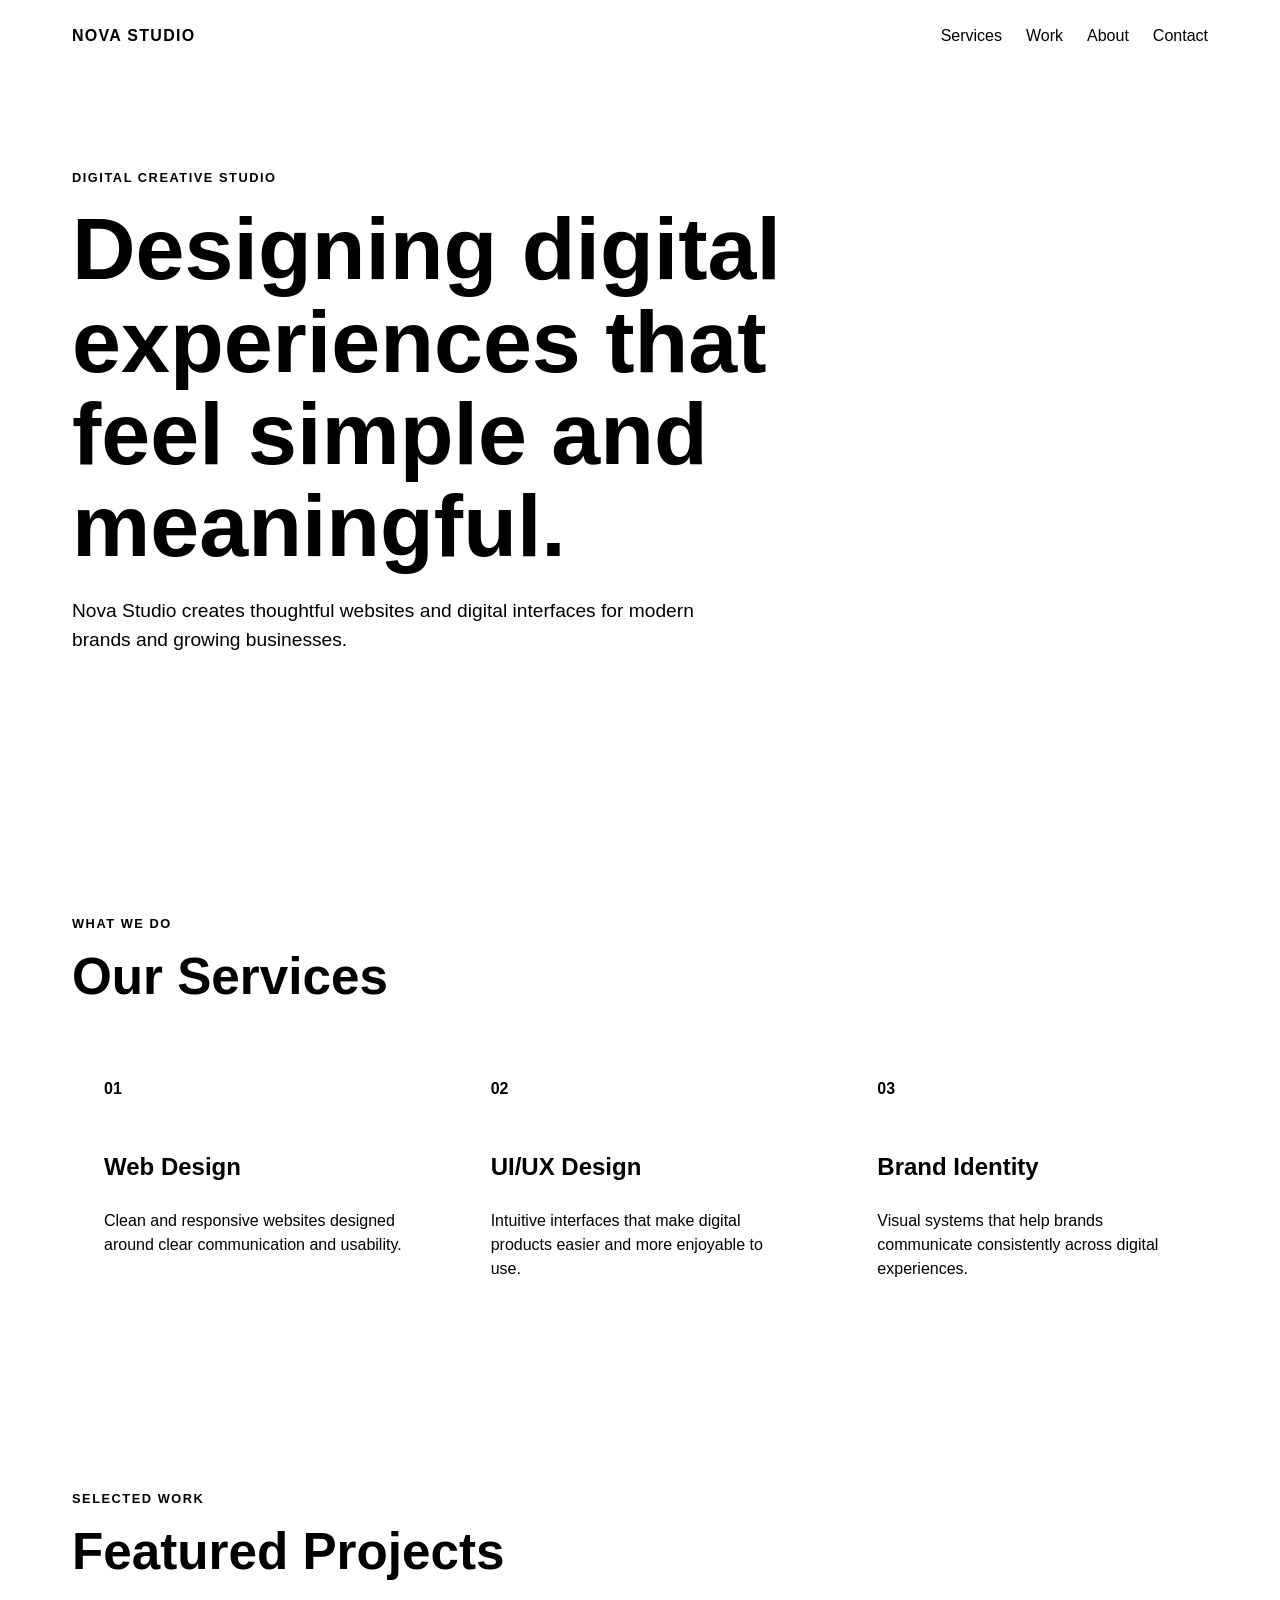
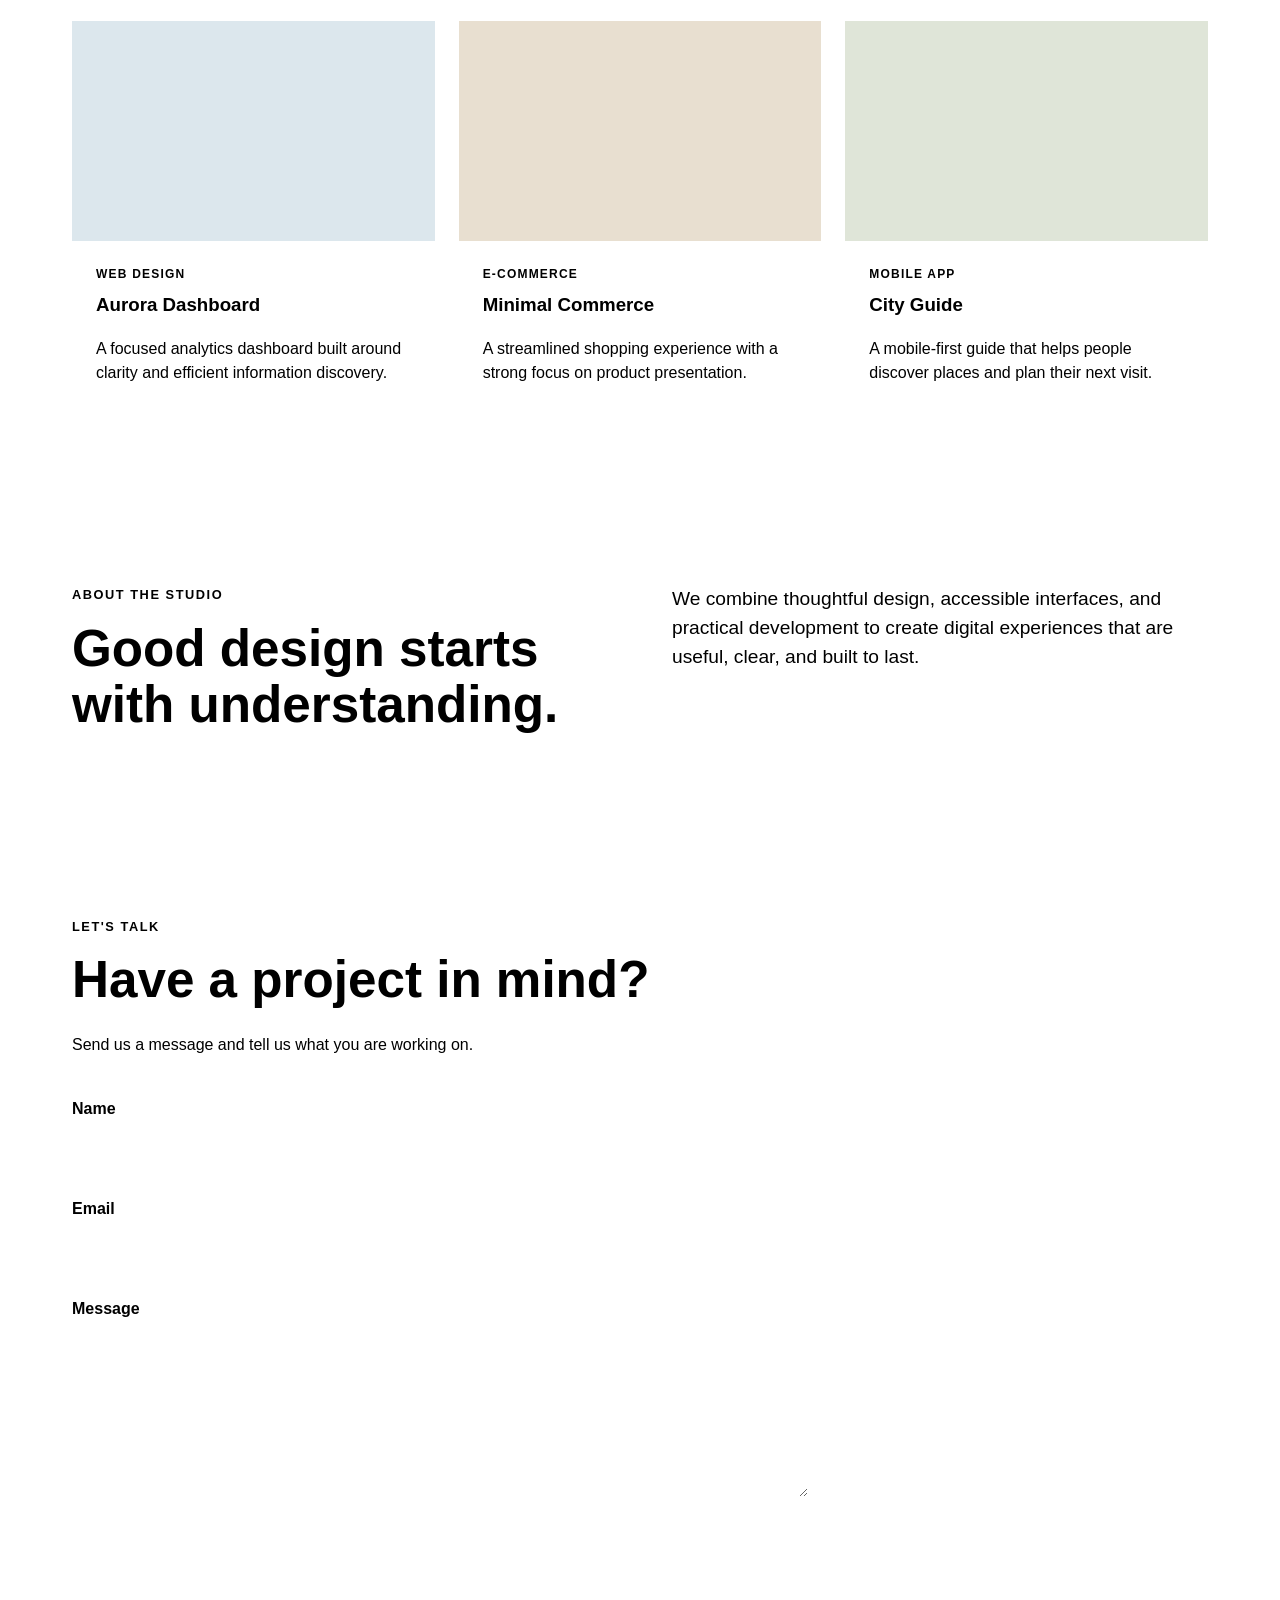
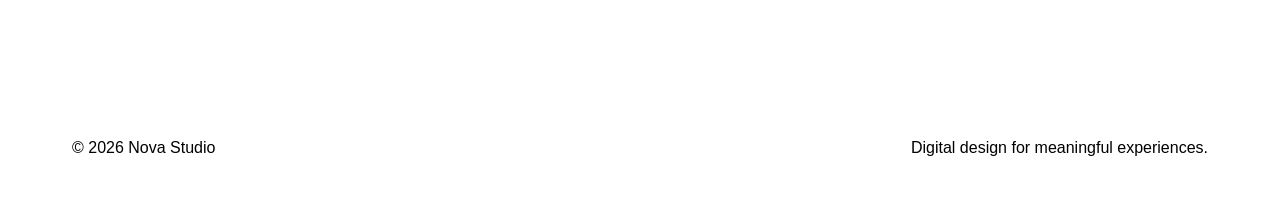
<file: HW1-Production-Portfolio/index.html>
<!doctype html>
<html lang="en">
  <head>
    <meta charset="UTF-8" />
    <meta name="viewport" content="width=device-width, initial-scale=1.0" />
    <meta
      name="description"
      content="Nova Studio creates simple, meaningful digital experiences through thoughtful design and development."
    />
    <meta
      http-equiv="Content-Security-Policy"
      content="default-src 'self'; script-src 'self'; style-src 'self'; img-src 'self' data:; font-src 'self'; connect-src 'self'; object-src 'none'; base-uri 'self'; form-action 'self';"
    />
    <title>Nova Studio | Digital Design</title>
    <link rel="stylesheet" href="style.css" />
  </head>

  <body>
    <header class="site-header">
      <a class="logo" href="#home">NOVA STUDIO</a>

      <nav aria-label="Main navigation">
        <a href="#services">Services</a>
        <a href="#work">Work</a>
        <a href="#about">About</a>
        <a href="#contact">Contact</a>
      </nav>
    </header>

    <main>
      <section id="home" class="hero" aria-labelledby="hero-title">
        <div class="hero-content">
          <p class="eyebrow">DIGITAL CREATIVE STUDIO</p>

          <h1 id="hero-title">
            Designing digital experiences that feel simple and meaningful.
          </h1>

          <p class="hero-text">
            Nova Studio creates thoughtful websites and digital interfaces for
            modern brands and growing businesses.
          </p>

          <a class="button" href="#work">Explore Our Work</a>
        </div>
      </section>
      <section id="services" class="section" aria-labelledby="services-title">
        <header class="section-header">
          <p class="eyebrow">WHAT WE DO</p>
          <h2 id="services-title">Our Services</h2>
        </header>

        <div class="card-grid">
          <article class="card">
            <span class="card-number">01</span>
            <h3>Web Design</h3>
            <p>
              Clean and responsive websites designed around clear communication
              and usability.
            </p>
          </article>

          <article class="card">
            <span class="card-number">02</span>
            <h3>UI/UX Design</h3>
            <p>
              Intuitive interfaces that make digital products easier and more
              enjoyable to use.
            </p>
          </article>

          <article class="card">
            <span class="card-number">03</span>
            <h3>Brand Identity</h3>
            <p>
              Visual systems that help brands communicate consistently across
              digital experiences.
            </p>
          </article>
        </div>
      </section>

      <section id="work" class="section" aria-labelledby="work-title">
        <header class="section-header">
          <p class="eyebrow">SELECTED WORK</p>
          <h2 id="work-title">Featured Projects</h2>
        </header>

        <div class="project-grid">
          <article class="project">
            <div class="project-image project-one" aria-hidden="true"></div>
            <div class="project-content">
              <p class="project-type">WEB DESIGN</p>
              <h3>Aurora Dashboard</h3>
              <p>
                A focused analytics dashboard built around clarity and efficient
                information discovery.
              </p>
            </div>
          </article>

          <article class="project">
            <div class="project-image project-two" aria-hidden="true"></div>
            <div class="project-content">
              <p class="project-type">E-COMMERCE</p>
              <h3>Minimal Commerce</h3>
              <p>
                A streamlined shopping experience with a strong focus on product
                presentation.
              </p>
            </div>
          </article>

          <article class="project">
            <div class="project-image project-three" aria-hidden="true"></div>
            <div class="project-content">
              <p class="project-type">MOBILE APP</p>
              <h3>City Guide</h3>
              <p>
                A mobile-first guide that helps people discover places and plan
                their next visit.
              </p>
            </div>
          </article>
        </div>
      </section>

      <section id="about" class="section about" aria-labelledby="about-title">
        <div>
          <p class="eyebrow">ABOUT THE STUDIO</p>
          <h2 id="about-title">Good design starts with understanding.</h2>
        </div>

        <p>
          We combine thoughtful design, accessible interfaces, and practical
          development to create digital experiences that are useful, clear, and
          built to last.
        </p>
      </section>

      <section
        id="contact"
        class="section contact"
        aria-labelledby="contact-title"
      >
        <header class="section-header">
          <p class="eyebrow">LET'S TALK</p>
          <h2 id="contact-title">Have a project in mind?</h2>
          <p>Send us a message and tell us what you are working on.</p>
        </header>

        <form id="contact-form">
          <div class="form-group">
            <label for="name">Name</label>
            <input
              id="name"
              name="name"
              type="text"
              autocomplete="name"
              required
            />
          </div>

          <div class="form-group">
            <label for="email">Email</label>
            <input
              id="email"
              name="email"
              type="email"
              autocomplete="email"
              required
            />
          </div>

          <div class="form-group">
            <label for="message">Message</label>
            <textarea id="message" name="message" rows="6" required></textarea>
          </div>

          <button type="submit">Send Message</button>

          <p id="form-status" role="status" aria-live="polite"></p>
        </form>
      </section>
    </main>

    <footer class="site-footer">
      <p>&copy; 2026 Nova Studio</p>
      <p>Digital design for meaningful experiences.</p>
    </footer>

    <script src="script.js"></script>
  </body>
</html>
</file>
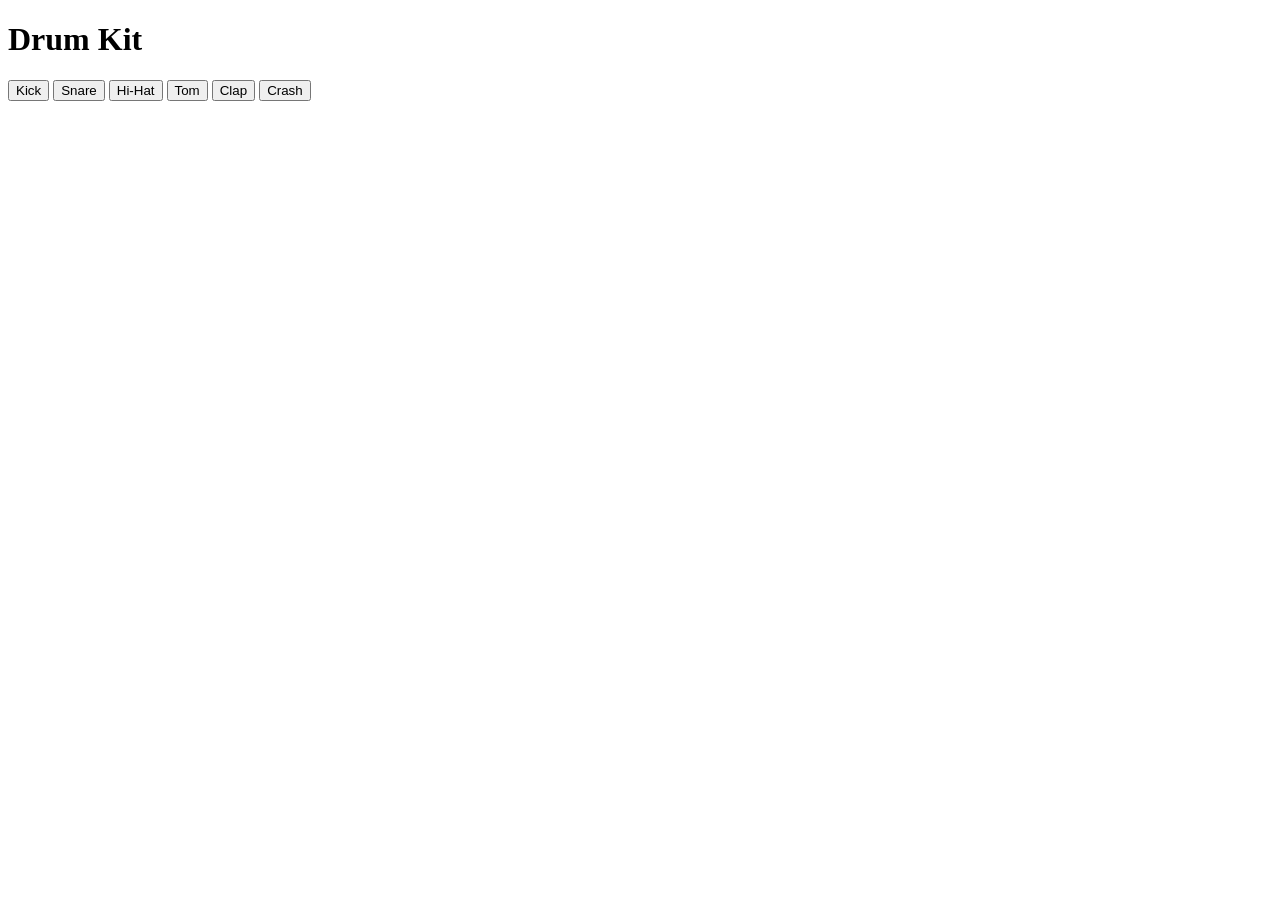
<file: HW2/index.html>
<!doctype html>
<html lang="en">
  <head>
    <meta charset="UTF-8" />
    <meta name="viewport" content="width=device-width, initial-scale=1.0" />
    <title>Drum Kit Engine</title>
  </head>
  <body>
    <main>
      <h1>Drum Kit</h1>

      <section id="drum-kit" aria-label="Drum kit">
        <button class="drum-pad" data-sound="kick">Kick</button>

        <button class="drum-pad" data-sound="snare">Snare</button>

        <button class="drum-pad" data-sound="hihat">Hi-Hat</button>

        <button class="drum-pad" data-sound="tom">Tom</button>

        <button class="drum-pad" data-sound="clap">Clap</button>

        <button class="drum-pad" data-sound="crash">Crash</button>
      </section>
    </main>
    <script src="audio.js"></script>
    <script src="recorder.js"></script>
    <script src="input.js"></script>
  </body>
</html>
</file>
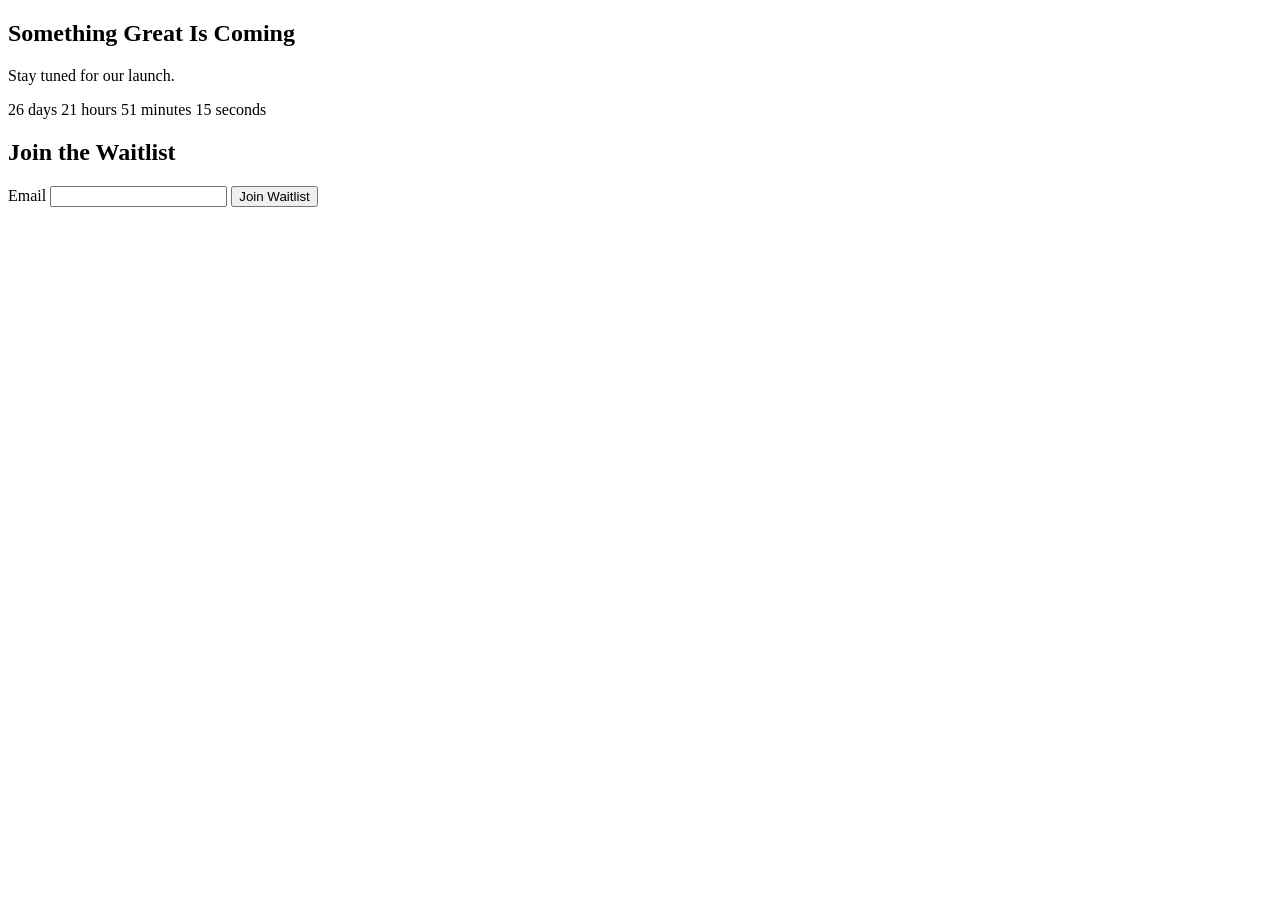
<file: HW3/index.html>
<!doctype html>
<html lang="en">
  <head>
    <meta charset="UTF-8" />
    <meta name="viewport" content="width=device-width, initial-scale=1.0" />
    <title>Resilient Landing Page</title>
  </head>

  <body>
    <main>
      <section aria-labelledby="hero-title">
        <h1 id="hero-title">Something Great Is Coming</h1>
        <p>Stay tuned for our launch.</p>

        <div id="countdown" aria-live="polite">
          <span id="days">0</span> days <span id="hours">0</span> hours
          <span id="minutes">0</span> minutes
          <span id="seconds">0</span> seconds
        </div>
      </section>

      <section aria-labelledby="signup-title">
        <h2 id="signup-title">Join the Waitlist</h2>

        <form id="signup-form">
          <label for="email">Email</label>
          <input
            type="email"
            id="email"
            name="email"
            autocomplete="email"
            required
          />

          <button type="submit" id="submit-button">Join Waitlist</button>

          <p id="form-message" aria-live="polite"></p>
        </form>
      </section>
    </main>
    <script src="countdown.js"></script>
    <script src="form.js"></script>
  </body>
</html>
</file>
<file: HW1-Production-Portfolio/style.css>
```css :root {
  --background: #f7f5f0;
  --surface: #ffffff;
  --text: #202020;
  --text-muted: #555555;
  --primary: #173f5f;
  --border: #d0ccc4;
  --accent: #e8dfd0;
}

* {
  box-sizing: border-box;
}

html {
  scroll-behavior: smooth;
  font-family: Arial, sans-serif;
  line-height: 1.5;
}

body {
  margin: 0;
  background: var(--background);
  color: var(--text);
}

.site-header {
  display: flex;
  align-items: center;
  justify-content: space-between;
  max-width: 1200px;
  margin: auto;
  padding: 1.5rem 2rem;
}

.logo {
  color: var(--text);
  font-weight: 700;
  text-decoration: none;
  letter-spacing: 0.08em;
}

nav {
  display: flex;
  flex-wrap: wrap;
  gap: 1.5rem;
}

nav a {
  color: var(--text);
  text-decoration: none;
}
nav a:focus-visible {
  outline: 3px solid var(--primary);
  outline-offset: 3px;
}
main {
  max-width: 1200px;
  margin: auto;
}

.hero {
  min-height: 75vh;
  display: flex;
  align-items: center;
  padding: 6rem 2rem;
}

.hero-content {
  max-width: 850px;
}

.eyebrow {
  margin: 0 0 1rem;
  color: var(--primary);
  font-size: 0.8rem;
  font-weight: 700;
  letter-spacing: 0.12em;
}

h1,
h2,
h3,
p {
  margin-top: 0;
}

h1 {
  max-width: 850px;
  margin-bottom: 1.5rem;
  font-size: clamp(2.5rem, 7vw, 5.5rem);
  line-height: 1.05;
}

h2 {
  margin-bottom: 1.5rem;
  font-size: clamp(2rem, 4vw, 3.5rem);
  line-height: 1.1;
}

.hero-text {
  max-width: 650px;
  margin-bottom: 2rem;
  color: var(--text-muted);
  font-size: 1.2rem;
}

.button,
button {
  display: inline-block;
  padding: 0.85rem 1.25rem;
  border: 1px solid var(--primary);
  background: var(--primary);
  color: #ffffff;
  font: inherit;
  text-decoration: none;
  cursor: pointer;
}

.section {
  padding: 5rem 2rem;
}

.section-header {
  max-width: 700px;
  margin-bottom: 2.5rem;
}

.card-grid,
.project-grid {
  display: grid;
  grid-template-columns: repeat(3, minmax(0, 1fr));
  gap: 1.5rem;
}

.card {
  padding: 2rem;
  background: var(--surface);
  border: 1px solid var(--border);
}

.card-number {
  display: block;
  margin-bottom: 3rem;
  color: var(--primary);
  font-weight: 700;
}

.card h3 {
  font-size: 1.5rem;
}

.card p,
.project p,
.about > p,
.contact .section-header p {
  color: var(--text-muted);
}

.project {
  background: var(--surface);
  border: 1px solid var(--border);
}

.project-image {
  height: 220px;
}

.project-one {
  background: #dce7ed;
}

.project-two {
  background: #e8dfd0;
}

.project-three {
  background: #dfe5d8;
}

.project-content {
  padding: 1.5rem;
}

.project-type {
  margin-bottom: 0.5rem;
  color: var(--primary) !important;
  font-size: 0.75rem;
  font-weight: 700;
  letter-spacing: 0.1em;
}

.about {
  display: grid;
  grid-template-columns: 1fr 1fr;
  gap: 4rem;
  align-items: start;
  background: var(--accent);
}

.about > p {
  font-size: 1.2rem;
}

.contact {
  max-width: 800px;
}

.form-group {
  margin-bottom: 1.25rem;
}

label {
  display: block;
  margin-bottom: 0.4rem;
  font-weight: 700;
}

input,
textarea {
  display: block;
  width: 100%;
  padding: 0.8rem;
  border: 1px solid var(--border);
  background: var(--surface);
  color: var(--text);
  font: inherit;
}

textarea {
  resize: vertical;
}

#form-status {
  min-height: 1.5rem;
  margin-top: 1rem;
}

.site-footer {
  display: flex;
  justify-content: space-between;
  gap: 2rem;
  max-width: 1200px;
  margin: auto;
  padding: 2rem;
  border-top: 1px solid var(--border);
  color: var(--text-muted);
}

@media (max-width: 800px) {
  .site-header {
    align-items: flex-start;
    flex-direction: column;
    gap: 1rem;
  }

  .card-grid,
  .project-grid,
  .about {
    grid-template-columns: 1fr;
  }

  .hero {
    min-height: auto;
    padding: 5rem 2rem;
  }

  .site-footer {
    flex-direction: column;
    gap: 0;
  }
}
``` a:focus-visible,
button:focus-visible,
input:focus-visible,
textarea:focus-visible {
  outline: 3px solid var(--primary);
  outline-offset: 3px;
}
</file>
